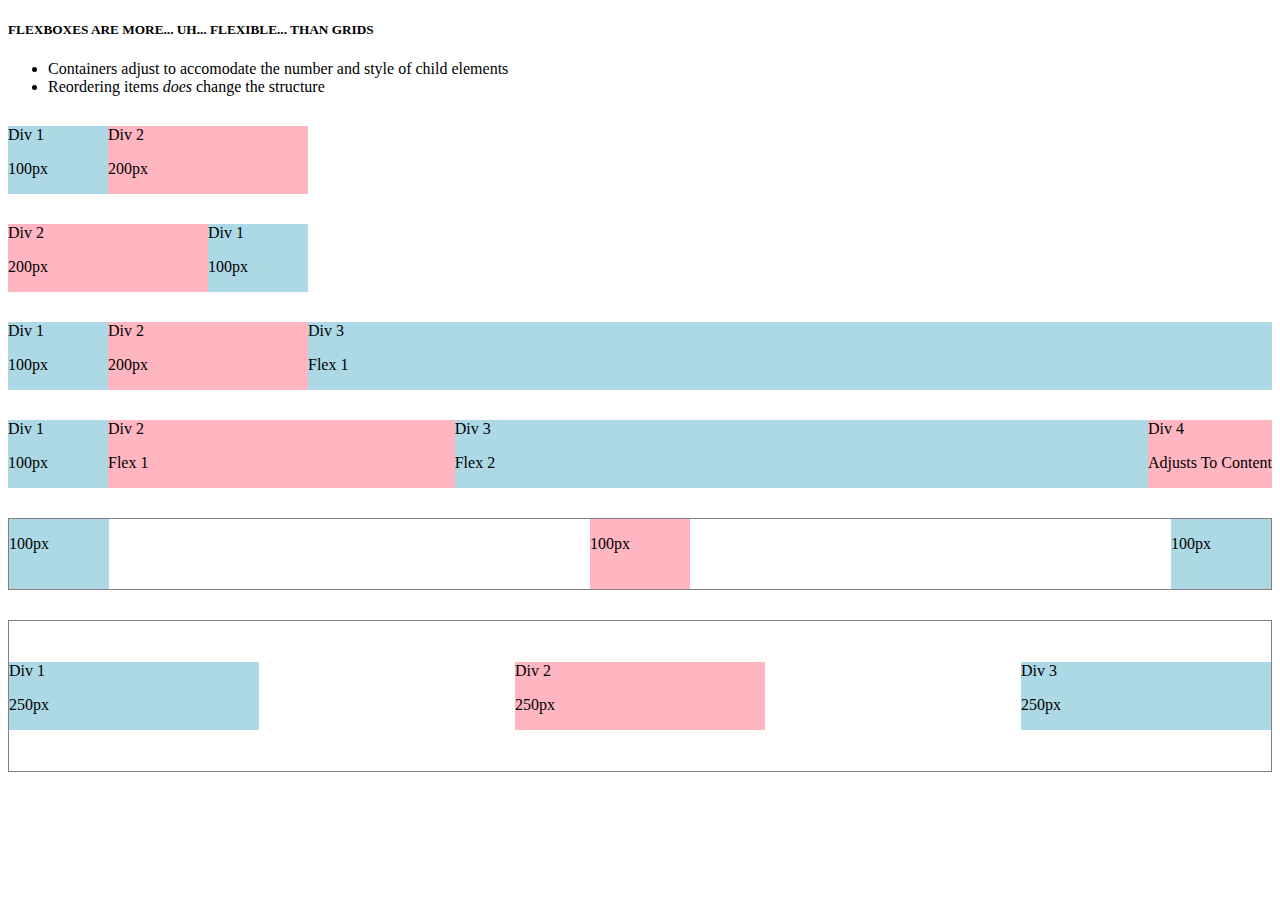
<file: flexbox.html>
<!DOCTYPE html>
<html>
    <head>
        <title>
            Flexbox Practice
        </title>

    </head>
    <body style="padding-bottom: 50px;">
        <P>
            <h5>FLEXBOXES ARE MORE... UH... FLEXIBLE... THAN GRIDS</h5>
              <ul>
                <li>Containers adjust to accomodate the number and style of child elements</li>
                <li>Reordering items <i>does</i> change the structure</li>

              </ul>
        </P>

        <div style=
        "display: flex;
        flex-direction: row;
        margin-top: 30px;">
            <div style="background-color: lightblue; width: 100px;">Div 1<p>100px</p></div>
            <div style="background-color: lightpink; width: 200px;">Div 2<p>200px</p></div>
        </div>

        <div style=
        "display: flex;
        flex-direction: row;
        margin-top: 30px;">
            <div style="background-color: lightpink; width: 200px;">Div 2<p>200px</p></div>
            <div style="background-color: lightblue; width: 100px;">Div 1<p>100px</p></div>            
        </div>

        <div style=
        "display: flex;
        flex-direction: row;
        margin-top: 30px;">
            <div style="background-color: lightblue; width: 100px;">Div 1<p>100px</p></div>
            <div style="background-color: lightpink; width: 200px;">Div 2<p>200px</p></div>
            <div style="background-color: lightblue; flex: 1;">Div 3<p>Flex 1</p></div>
        </div>

        <div style=
        "display: flex;
        flex-direction: row;
        margin-top: 30px;">           
            <div style="background-color: lightblue; width: 100px;">Div 1<p>100px</p></div>
            <div style="background-color: lightpink; flex: 1">Div 2<p>Flex 1</p></div>
            <div style="background-color: lightblue; flex: 2;">Div 3<p>Flex 2</p></div>
            <div style="background-color: lightpink;">Div 4<p>Adjusts To Content</p></div>

            
        </div>

        <div style=
        "display: flex;
        flex-direction: row;
        margin-top: 30px;
        height: 70px;
        justify-content: space-between;
        border-style: solid;
        border-color: grey;
        border-width: 1px;
        ">           
            <div style="background-color: lightblue; width: 100px;"><p>100px</p></div>
            <div style="background-color: lightpink; width: 100px;"><p>100px</p></div>
            <div style="background-color: lightblue; width: 100px;"><p>100px</p></div>
        </div>   

        <div style=
        "display: flex;
        flex-direction: row;
        margin-top: 30px;
        height: 150px;
        justify-content: space-between;
        align-items: center;
        border-style: solid;
        border-color: grey;
        border-width: 1px;">           
            <div style="background-color: lightblue; width: 250px;">Div 1<p>250px</p></div>
            <div style="background-color: lightpink; width: 250px;">Div 2<p>250px</p></div>
            <div style="background-color: lightblue; width: 250px;">Div 3<p>250px</p></div>
        </div>        

    </body>
</html>
</file>
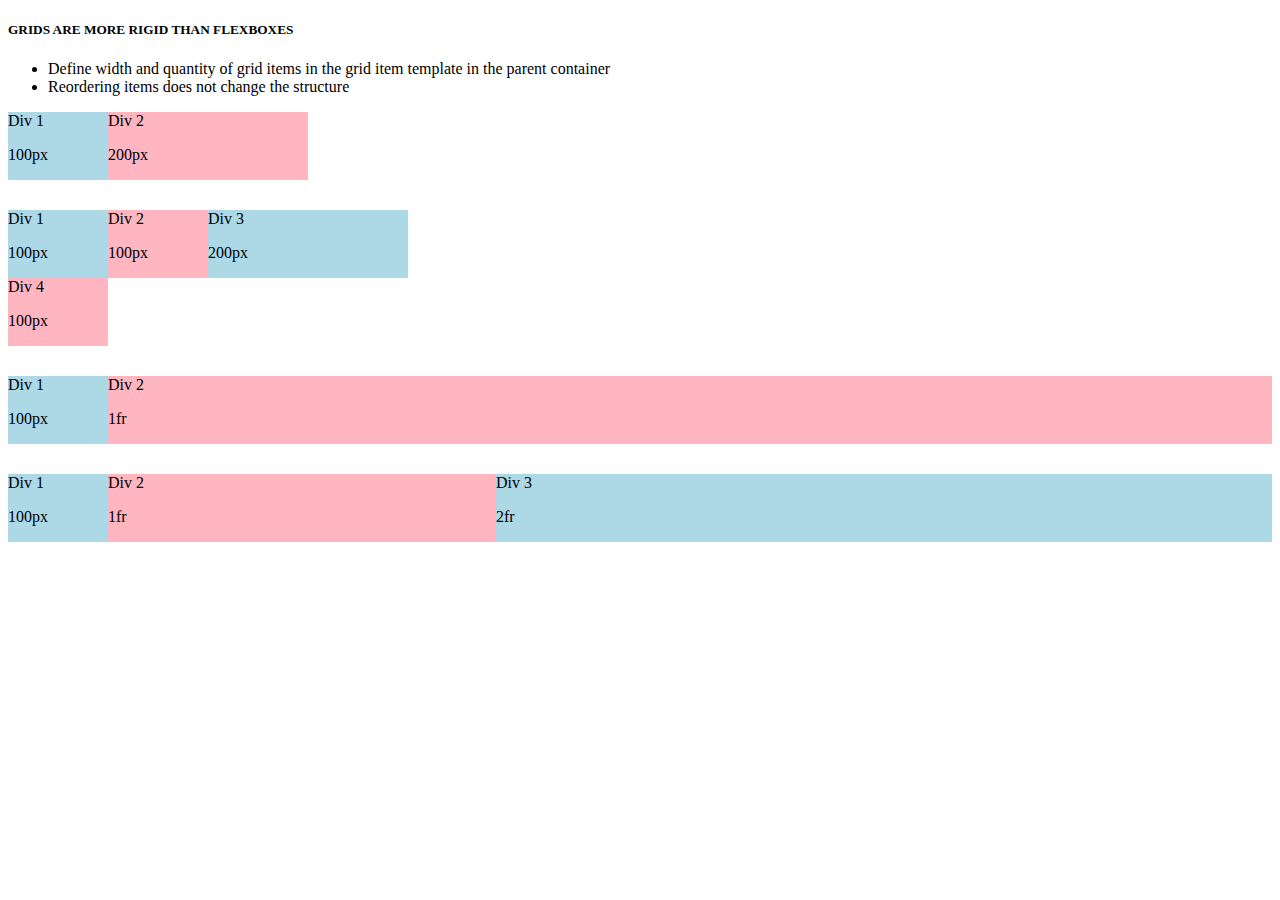
<file: grid.html>
<!DOCTYPE html>
<html>
  <head>
    <title>
      Grid Practice
    </title>
  </head>
  <body>

    <P>
      <h5>GRIDS ARE MORE RIGID THAN FLEXBOXES</h5>
        <ul>
          <li>Define width and quantity of grid items in the grid item template in the parent container</li>
          <li>Reordering items does not change the structure</li>
        </ul>
    </P>
    
    <div style="display: grid; grid-template-columns: 100px 200px; ">
      <div style="background-color: lightblue;">Div 1<p>100px</p></div>
      <div style="background-color: lightpink;">Div 2<p>200px</p></div>      
    </div>
       
    <div style="display: grid; grid-template-columns: 100px 100px 200px; margin-top: 30px;">
      <div style="background-color: lightblue;">Div 1<p>100px</p></div>
      <div style="background-color: lightpink;">Div 2<p>100px</p></div>
      <div style="background-color: lightblue;">Div 3<p>200px</p></div>
      <div style="background-color: lightpink;">Div 4<p>100px</p></div>
    </div>

    <div style="display: grid; grid-template-columns: 100px 1fr; margin-top: 30px;">
      <div style="background-color: lightblue;">Div 1<p>100px</p></div>
      <div style="background-color: lightpink;">Div 2<p>1fr</p></div>
    </div>

    <div style="display: grid; grid-template-columns: 100px 1fr 2fr; margin-top: 30px;">
      <div style="background-color: lightblue;">Div 1<p>100px</p></div>
      <div style="background-color: lightpink;">Div 2<p>1fr</p></div>
      <div style="background-color: lightblue;">Div 3<p>2fr</p></div>
    </div> 

  </body>
</html>
</file>
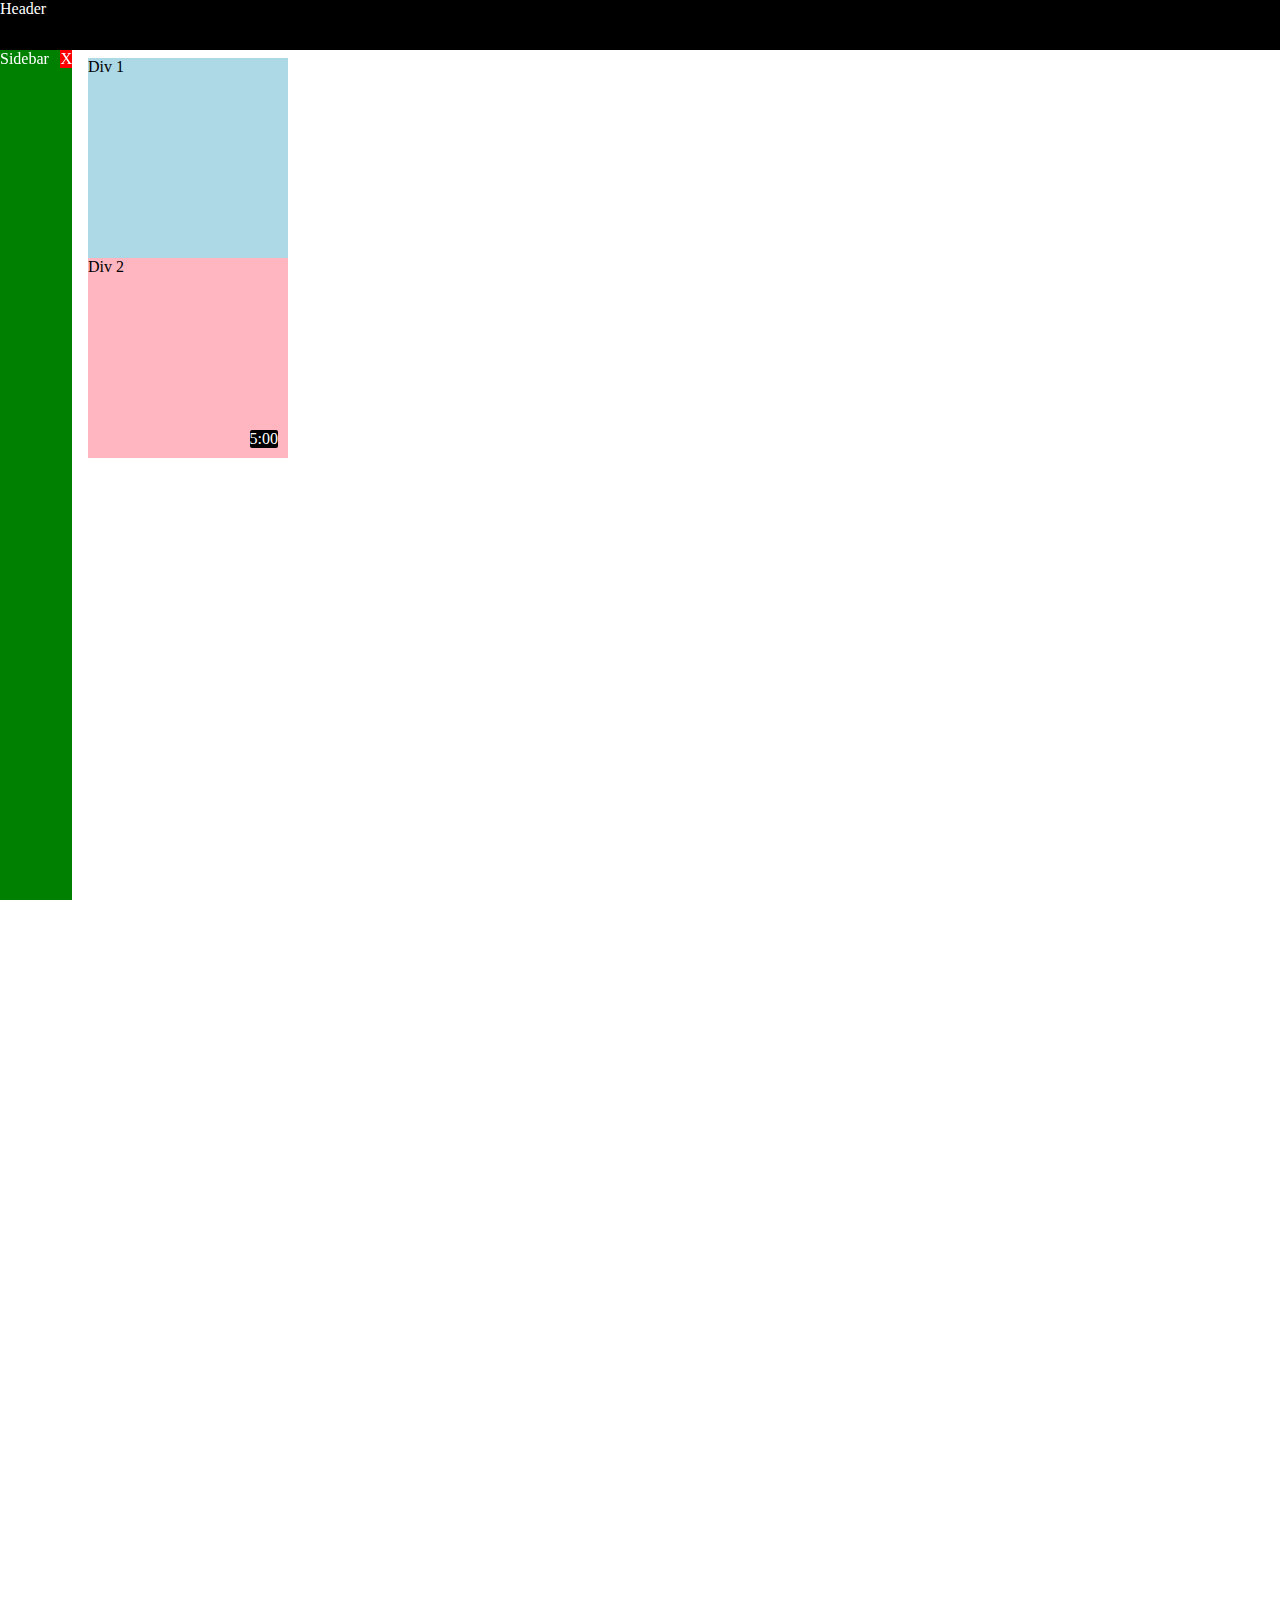
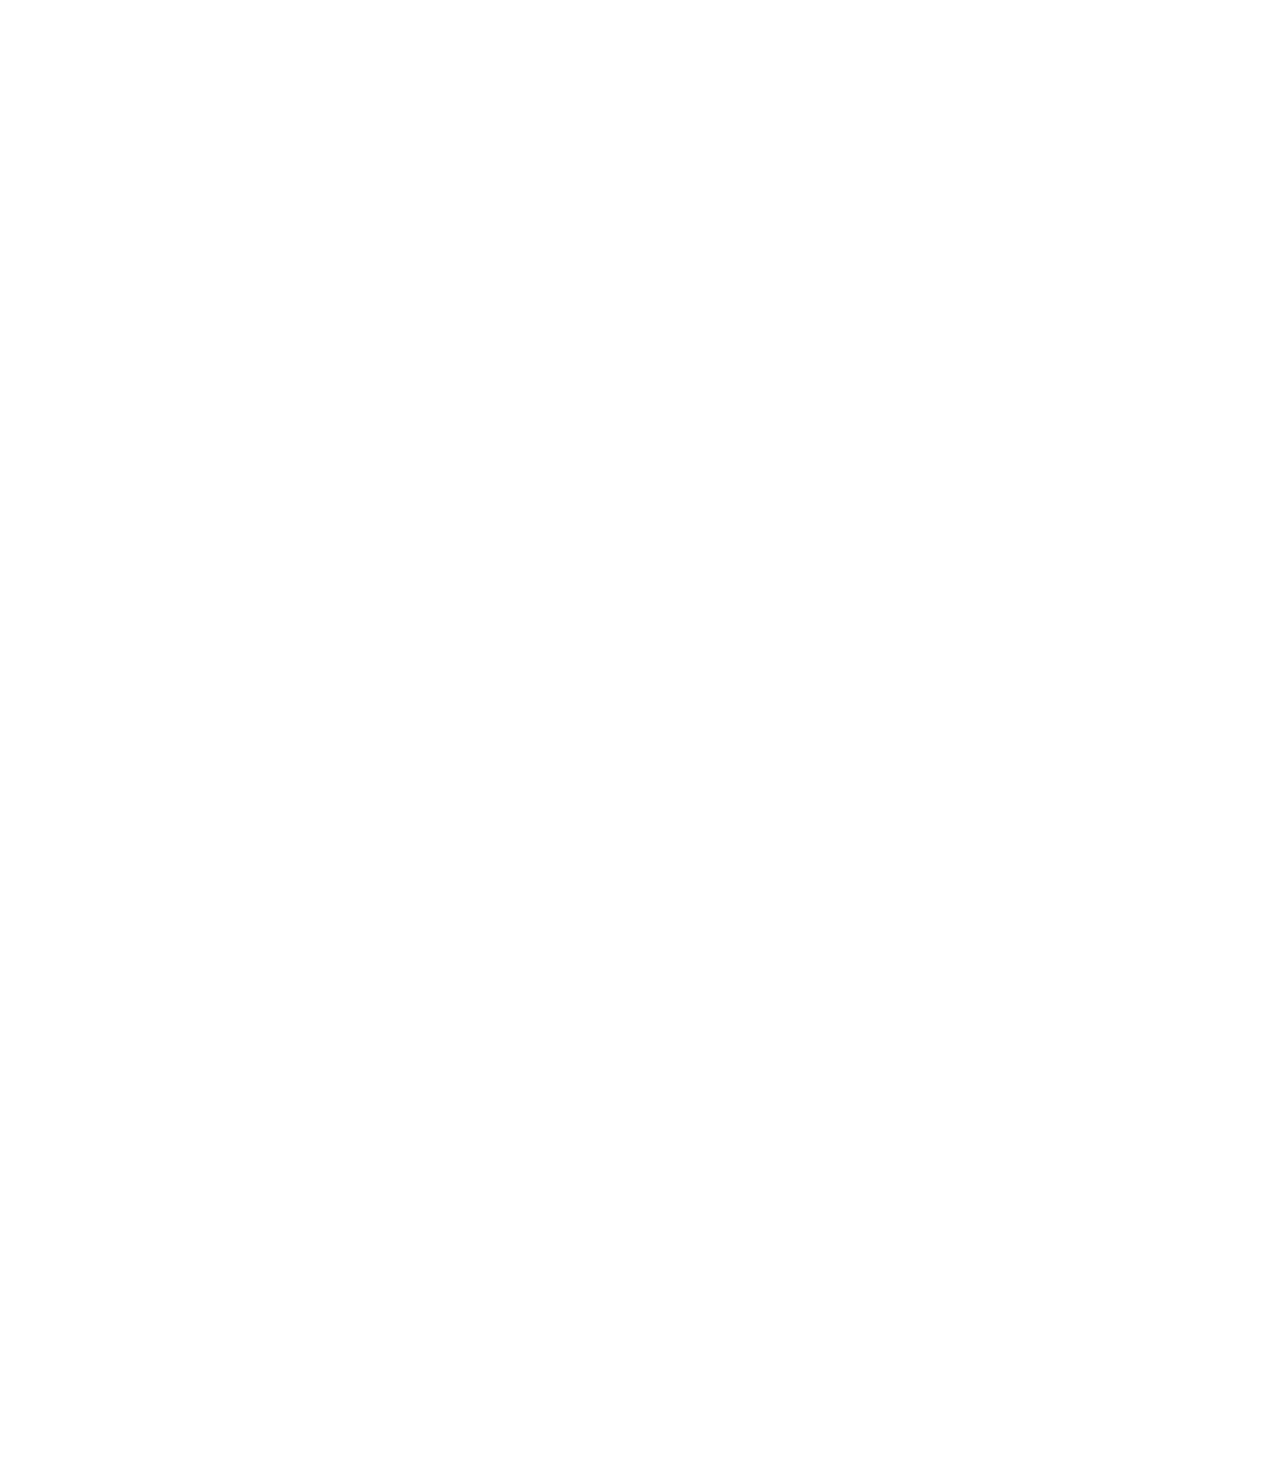
<file: position.html>
<!DOCTYPE html>
<html>
  <head>
    <title>Position Practice</title>
  </head>
  <body style="
  height: 3000px;
  padding-top: 50px;
  padding-left: 80px;
  ">
    <div style="
      background-color: black;
      color:white;
      position: fixed;
      top: 0;
      left: 0;
      right: 0;
      height: 50px;
      z-index: 100;
      ">Header</div>
    
    <div style="
      background-color: green;
      color: white;
      position: fixed;
      top: 50px;
      left:0;
      bottom:0;
      width: 72px
      ">
    Sidebar
      <div style="
        position: absolute;
        background-color: red;
        color: white;
        top: 0px;
        right: 0px;
        ">X
        </div>
  </div>

    <div style="
    position: absolute;
    background-color: red;
    color: white;
    top: 10px;
    right: 10px;
    ">Absolute</div>
    
    <div style="
      background-color: lightblue; 
      height: 200px; 
      width: 200px;
      position: static;
      ">Div 1</div>
    <div style="
    background-color: lightpink; 
    height: 200px; 
    width: 200px;
    position: relative;
    ">Div 2
  <div style="
    position: absolute;
    background-color: black;
    color: white;
    border-radius: 2px;
    bottom:10px;
    right: 10px;
    ">
    5:00</div>  
  </div>
  </body>
</html>
</file>
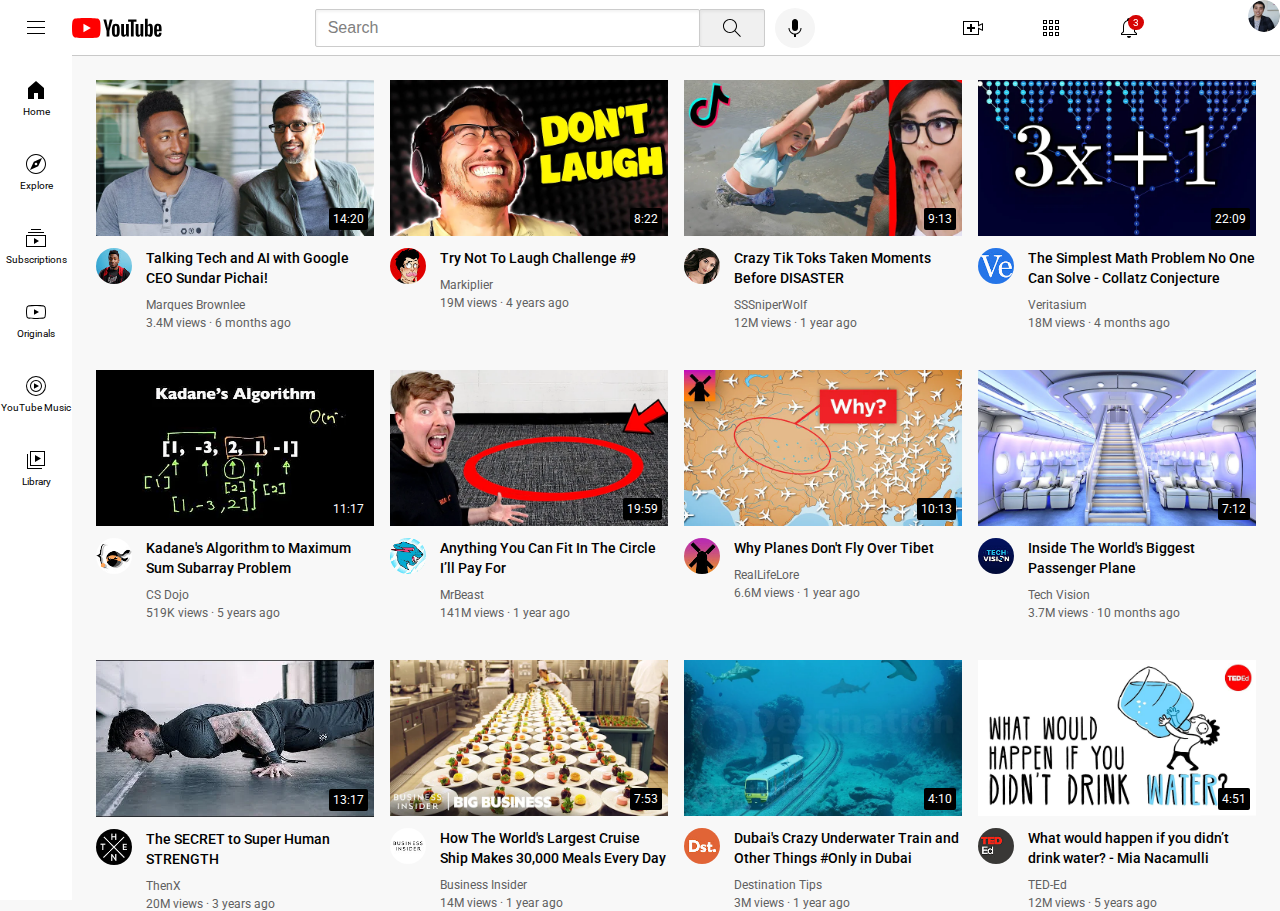
<file: youtube.html>
<!DOCTYPE html>
<html>
  <head>
    <title>
      Youtube
    </title>

          <!-- Stylesheets -->
    <link rel="stylesheet" href="Styles/general.css">
    <link rel="stylesheet" href="Styles/video.css">
    <link rel="stylesheet" href="Styles/header.css">
    <link rel="stylesheet" href="Styles/sidebar.css">


          <!-- Fonts -->
    <link rel="preconnect" href="https://fonts.googleapis.com">
    <link rel="preconnect" href="https://fonts.gstatic.com" crossorigin>
    <link href="https://fonts.googleapis.com/css2?family=Roboto:ital,wght@0,100;0,300;0,400;0,500;0,700;0,900;1,100;1,300;1,400;1,500;1,700;1,900&display=swap" rel="stylesheet">
    <link rel="preconnect" href="https://fonts.googleapis.com">
    <link rel="preconnect" href="https://fonts.gstatic.com" crossorigin>
    <link href="https://fonts.googleapis.com/css2?family=Roboto:ital,wght@0,100;0,300;0,400;0,500;0,700;0,900;1,100;1,300;1,400;1,500;1,700;1,900&display=swap" rel="stylesheet">
          
  </head>

  <body>
  
        <!-- Header and Top Navigation -->    
    <div class="header">

          <!-- Left Section -->
      <div class="left-section">
        <img class="hamburger-menu" src="images/chanelIcons/hamburger-menu.svg">
        <img class="youtube-logo" src="images/chanelIcons/youtube-logo.svg">
      </div>
          <!-- Middle Section -->
      <div class="middle-section">
        <input class="search-bar" type="text" placeholder="Search">
        <button class="search-button">
          <img class="search-icon" src="images/chanelIcons/search.svg">
          <div class="tooltip">Search</div>
        </button>
        <button class="voice-search-button">          
          <img class="voice-search-icon" src="images/chanelIcons/voice-search-icon.svg">
          <div class="tooltip">Search with your voice</div>
        </button>
        
      </div>
          <!-- Right Section -->
      <div class="right-section">
        <div>
          <div class="upload-icon-container">
            <img class="upload-icon" src="images/chanelIcons/upload.svg">
            <div class="tooltip">Create</div>
          </div>
        </div>
        <div class="apps-icon-container">
          <img class="youtube-apps-icon" src="images/chanelIcons/youtube-apps.svg">
          <div class="tooltip">YouTube Apps</div>
        </div>
        <div class="notifications-icon-container">
          <img class="notifications-icon" src="images/chanelIcons/notifications.svg">
          <div class="notifications-count">3</div>
          <div class="tooltip">Notifications</div>
        </div>
        </div>
        <img class="current-user-picture" src="images/chanelPictures/my-channel.jpeg">
      </div>
    </div>

        <!--Sidebar-->
    <div class="sidebar">
      <div class="sidebar-link"><img src="images/chanelIcons/home.svg">
        <div>Home</div>
      </div>      
      <div class="sidebar-link"><img src="images/chanelIcons/explore.svg">
        <div>Explore</div>
      </div>      
      <div class="sidebar-link"><img src="images/chanelIcons/subscriptions.svg">
        <div>Subscriptions</div>
      </div>      
      <div class="sidebar-link"><img src="images/chanelIcons/originals.svg">
        <div>Originals</div>
      </div>      
      <div class="sidebar-link"><img src="images/chanelIcons/youtube-music.svg">
        <div>YouTube Music</div>
      </div>      
      <div class="sidebar-link"><img src="images/chanelIcons/library.svg">
        <div>Library</div>
      </div>      
    </div>

       <!-- Video Box Layout -->
    <div class="video-grid">
      <div class="video-preview">
        <div class="thumbnail-row">
          <img class="thumbnail" src="images/chanelThumbnails/thumbnail-1.webp">
          <div class="video-time">14:20</div>
        </div>
        <div class="video-info-grid">
          <div class="channel-picture">
            <img class="profile-picture" src="images/chanelPictures/channel-1.jpeg">
          </div>
          <div class="video-info">
            <p class="video-title">
              Talking Tech and AI with Google CEO Sundar Pichai!
            </p>
            <p class="video-author">
              Marques Brownlee
            </p>
            <p class="video-stats">
              3.4M views &middot; 6 months ago
            </p>
          </div>           
        </div>       
      </div>

      <div class="video-preview">
        <div class="thumbnail-row">
          <img class="thumbnail" src="images/chanelThumbnails/thumbnail-2.webp">
          <div class="video-time">8:22</div>
        </div>
        <div class="video-info-grid">
          <div class="channel-picture">
            <img class="profile-picture" src="images/chanelPictures/channel-2.jpeg">
          </div>
          <div class="video-info">
            <p class="video-title">
              Try Not To Laugh Challenge #9
            </p>
            <p class="video-author">
              Markiplier
            </p>
            <p class="video-stats">
              19M views &middot; 4 years ago
            </p>
          </div>           
        </div>       
      </div>

      <div class="video-preview">
        <div class="thumbnail-row">
          <img class="thumbnail" src="images/chanelThumbnails/thumbnail-3.webp">
          <div class="video-time">9:13</div>
        </div>
        <div class="video-info-grid">
          <div class="channel-picture">
            <img class="profile-picture" src="images/chanelPictures/channel-3.jpeg">
          </div>
          <div class="video-info">
            <p class="video-title">
              Crazy Tik Toks Taken Moments Before DISASTER
            </p>
            <p class="video-author">
              SSSniperWolf
            </p>
            <p class="video-stats">
              12M views &middot; 1 year ago
            </p>
          </div>           
        </div>       
      </div>

      <div class="video-preview">
        <div class="thumbnail-row">
          <img class="thumbnail" src="images/chanelThumbnails/thumbnail-4.webp">
          <div class="video-time">22:09</div>
        </div>
        <div class="video-info-grid">
          <div class="channel-picture">
            <img class="profile-picture" src="images/chanelPictures/channel-4.jpeg">
          </div>
          <div class="video-info">
            <p class="video-title">
              The Simplest Math Problem No One Can Solve - Collatz Conjecture
            </p>
            <p class="video-author">
              Veritasium
            </p>
            <p class="video-stats">
              18M views &middot; 4 months ago
            </p>
          </div>           
        </div>       
      </div>

      <div class="video-preview">
        <div class="thumbnail-row">
          <img class="thumbnail" src="images/chanelThumbnails/thumbnail-5.webp">
          <div class="video-time">11:17</div>
        </div>
        <div class="video-info-grid">
          <div class="channel-picture">
            <img class="profile-picture" src="images/chanelPictures/channel-5.jpeg">
          </div>
          <div class="video-info">
            <p class="video-title">
              Kadane's Algorithm to Maximum Sum Subarray Problem
            </p>
            <p class="video-author">
              CS Dojo
            </p>
            <p class="video-stats">
              519K views &middot; 5 years ago
            </p>
          </div>           
        </div>       
      </div>

      <div class="video-preview">
        <div class="thumbnail-row">
          <img class="thumbnail" src="images/chanelThumbnails/thumbnail-6.webp">
         <div class="video-time">19:59</div>
        </div>
        <div class="video-info-grid">
          <div class="channel-picture">
            <img class="profile-picture" src="images/chanelPictures/channel-6.jpeg">
          </div>
          <div class="video-info">
            <p class="video-title">
              Anything You Can Fit In The Circle I’ll Pay For
            </p>
            <p class="video-author">
              MrBeast
            </p>
            <p class="video-stats">
              141M views &middot; 1 year ago
            </p>
          </div>           
        </div>       
      </div>

      <div class="video-preview">
        <div class="thumbnail-row">
          <img class="thumbnail" src="images/chanelThumbnails/thumbnail-7.webp">
          <div class="video-time">10:13</div>
        </div>
        <div class="video-info-grid">
          <div class="channel-picture">
            <img class="profile-picture" src="images/chanelPictures/channel-7.jpeg">
          </div>
          <div class="video-info">
            <p class="video-title">
              Why Planes Don't Fly Over Tibet
            </p>
            <p class="video-author">
              RealLifeLore
            </p>
            <p class="video-stats">
              6.6M views &middot; 1 year ago
            </p>
          </div>           
        </div>       
      </div>

      <div class="video-preview">
        <div class="thumbnail-row">
          <img class="thumbnail" src="images/chanelThumbnails/thumbnail-8.webp">
          <div class="video-time">7:12</div>
        </div>
        <div class="video-info-grid">
          <div class="channel-picture">
            <img class="profile-picture" src="images/chanelPictures/channel-8.jpeg">
          </div>
          <div class="video-info">
            <p class="video-title">
              Inside The World's Biggest Passenger Plane
            </p>
            <p class="video-author">
              Tech Vision
            </p>
            <p class="video-stats">
              3.7M views &middot; 10 months ago
            </p>
          </div>           
        </div>       
      </div>

      <div class="video-preview">
        <div class="thumbnail-row">
          <img class="thumbnail" src="images/chanelThumbnails/thumbnail-9.webp">
          <div class="video-time">13:17</div>
        </div>
        <div class="video-info-grid">
          <div class="channel-picture">
            <img class="profile-picture" src="images/chanelPictures/channel-9.jpeg">
          </div>
          <div class="video-info">
            <p class="video-title">
              The SECRET to Super Human STRENGTH
            </p>
            <p class="video-author">
              ThenX
            </p>
            <p class="video-stats">
              20M views &middot; 3 years ago
            </p>
          </div>           
        </div>       
      </div>

      <div class="video-preview">
        <div class="thumbnail-row">
          <img class="thumbnail" src="images/chanelThumbnails/thumbnail-10.webp">
          <div class="video-time">7:53</div>
        </div>
        <div class="video-info-grid">
          <div class="channel-picture">
            <img class="profile-picture" src="images/chanelPictures/channel-10.jpeg">
          </div>
          <div class="video-info">
            <p class="video-title">
              How The World's Largest Cruise Ship Makes 30,000 Meals Every Day
            </p>
            <p class="video-author">
              Business Insider
            </p>
            <p class="video-stats">
              14M views &middot; 1 year ago
            </p>
          </div>           
        </div>       
      </div>

      <div class="video-preview">
        <div class="thumbnail-row">
          <img class="thumbnail" src="images/chanelThumbnails/thumbnail-11.webp">
          <div class="video-time">4:10</div>
        </div>
        <div class="video-info-grid">
          <div class="channel-picture">
            <img class="profile-picture" src="images/chanelPictures/channel-11.jpeg">
          </div>
          <div class="video-info">
            <p class="video-title">
              Dubai's Crazy Underwater Train and Other Things #Only in Dubai
            </p>
            <p class="video-author">
              Destination Tips
            </p>
            <p class="video-stats">
              3M views &middot; 1 year ago
            </p>
          </div>           
        </div>       
      </div>

      <div class="video-preview">
        <div class="thumbnail-row">
          <img class="thumbnail" src="images/chanelThumbnails/thumbnail-12.webp">
          <div class="video-time">4:51</div>
        </div>
        <div class="video-info-grid">
          <div class="channel-picture">
            <img class="profile-picture" src="images/chanelPictures/channel-12.jpeg">
          </div>
          <div class="video-info">
            <p class="video-title">
              What would happen if you didn’t drink water? - Mia Nacamulli
            </p>
            <p class="video-author">
              TED-Ed
            </p>
            <p class="video-stats">
              12M views &middot; 5 years ago
            </p>
          </div>           
        </div>       
      </div>
</file>
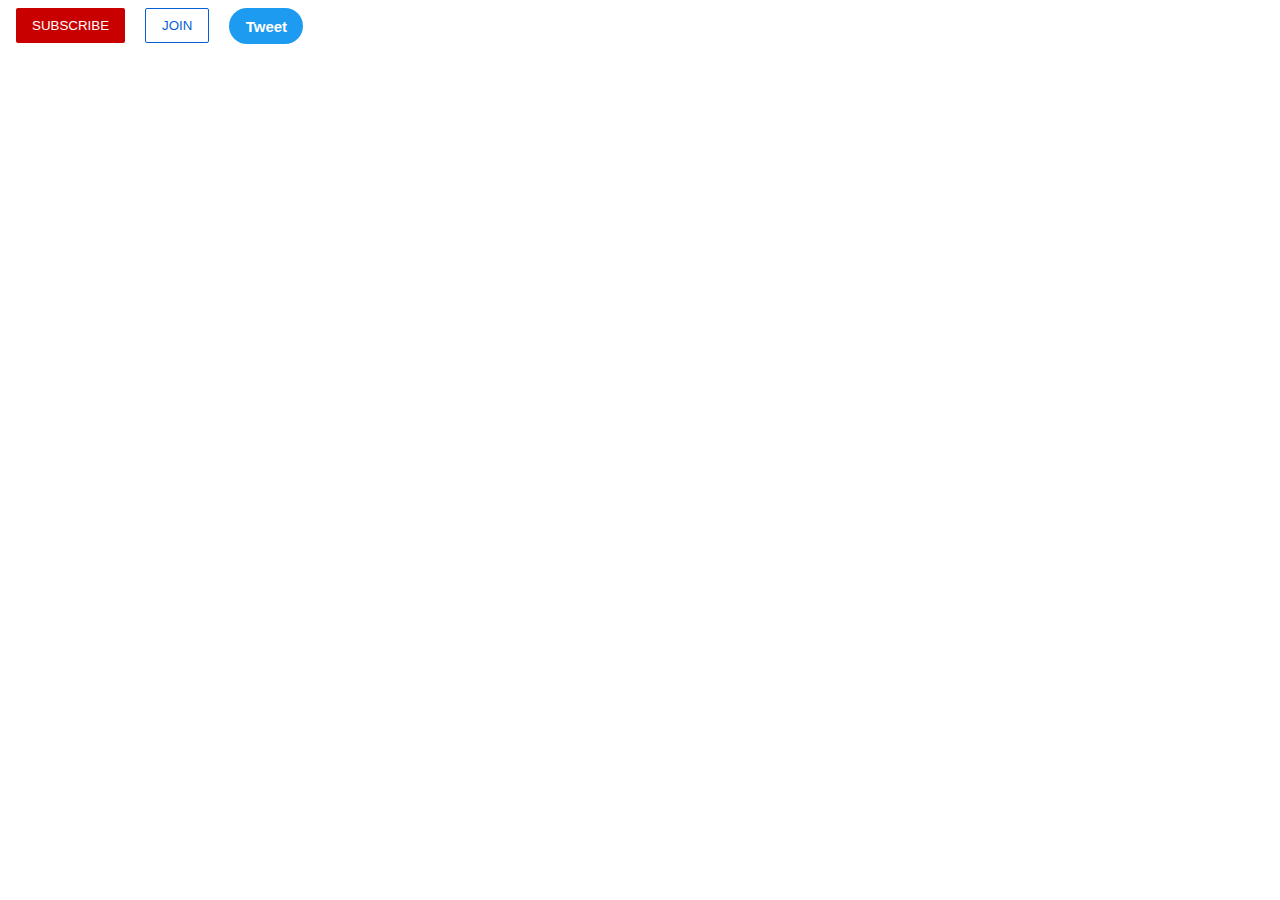
<file: intro-to-html/buttons.html>
<!DOCTYPE html>
<html>
    <head>
        <title>
            Buttons Practice
        </title>
        <link rel="stylesheet" href="Styles/buttons.css">
    </head>

    <body>
        <button class="subscribe-button">
            SUBSCRIBE
        </button>
        
        <button class="join-button">
            JOIN
        </button>
        
        <button class="tweet-button">
            Tweet
        </button>
    </body>
</html>
</file>
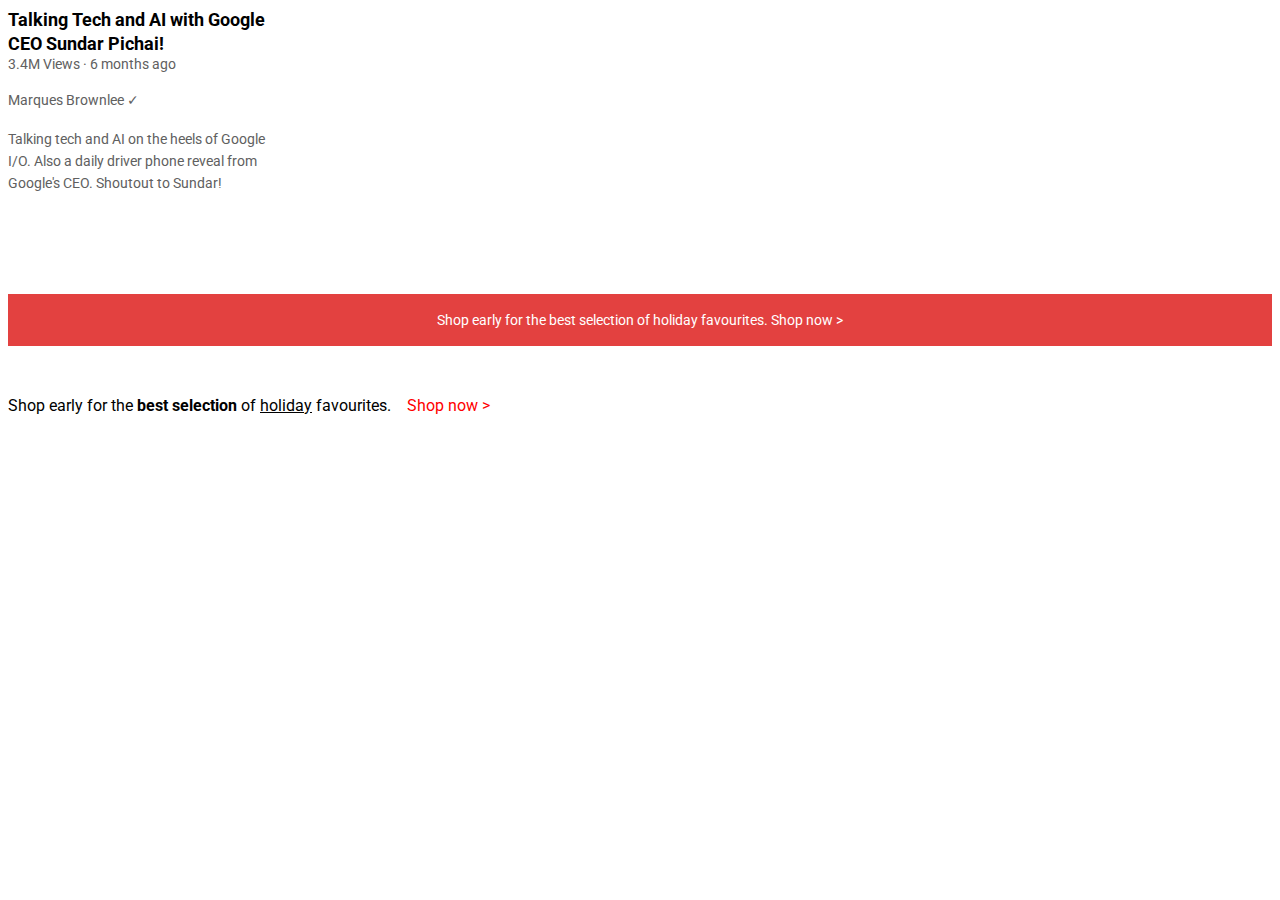
<file: intro-to-html/text.html>
<!DOCTYPE html>
<html>
    <head>
        <title>
            Text Practice
        </title>

        <link rel="preconnect" href="https://fonts.googleapis.com">
        <link rel="preconnect" href="https://fonts.gstatic.com" crossorigin>
        <link href="https://fonts.googleapis.com/css2?family=Roboto:ital,wght@0,100;0,300;0,400;0,500;0,700;0,900;1,100;1,300;1,400;1,500;1,700;1,900&display=swap" rel="stylesheet">
        <link rel="preconnect" href="https://fonts.googleapis.com">
        <link rel="preconnect" href="https://fonts.gstatic.com" crossorigin>
        <link href="https://fonts.googleapis.com/css2?family=Roboto:ital,wght@0,100;0,300;0,400;0,500;0,700;0,900;1,100;1,300;1,400;1,500;1,700;1,900&display=swap" rel="stylesheet">


        <link rel="stylesheet" href="Styles/text.css">   
    </head>
    <body>
        <p class="video-title">
            Talking Tech and AI with Google CEO Sundar Pichai!
        </p>
        
        <p class="video-stats">
            3.4M Views &#183; 6 months ago
        </p>
        
        <p class="video-author">
            Marques Brownlee &check; 
        </p>
        
        <p class="video-description">
            Talking tech and AI on the heels of Google I/O. Also a daily driver phone reveal from Google's CEO. Shoutout to Sundar!
        </p>
        
        <p class="apple-text">
            Shop early for the best selection of holiday favourites. <span class="shop-link">Shop now &#62;</span>
        </p>
        
        <p>
            Shop early for the <strong>best selection</strong> of <u>holiday</u> favourites. <span class="span-example">Shop now &#62;</span>
        </p>
    </body>
</html>
</file>
<file: Styles/general.css>
p {
    font-family: Roboto, Arial;
    margin: 0px;
  }

body {
  margin: 0;
  padding-top: 80px;
  padding-left:96px;
  padding-right: 24px;
  background-color: rgb(248, 248, 248);

}
</file>
<file: Styles/video.css>
.video-author,
.video-stats{
  font-size: 12px;
  color: rgb(96, 96, 96); 
}

.video-author{
  margin-bottom: 4px;
}

.video-title {
  margin-top: 0;
  font-size: 14px;
  font-weight: 500;
  line-height: 20px;
  margin-bottom: 10px;
}

.video-grid{
  display: grid;
  grid-template-columns: 1fr 1fr 1fr;
  column-gap: 16px;
  row-gap: 40px;
}

@media (max-width: 750px) {
  .video-grid {
    grid-template-columns: 1fr 1fr;
  }
}

@media (min-width: 751px) and (max-width: 999px) {
  .video-grid {
    grid-template-columns: 1fr 1fr 1fr;
  }
}

@media (min-width: 1000px) {
  .video-grid {
    grid-template-columns: 1fr 1fr 1fr 1fr;
  }
}

.video-info-grid{
  display: grid;
  grid-template-columns: 50px 1fr;
}

.profile-picture {
  width: 36px;
  border-radius: 35px;
}

.thumbnail {
  width: 100%;
}

.thumbnail-row {
  margin-bottom:8px;
  position: relative;
}

.video-time {
  background-color: black;
  color: white;
  font-family: Roboto, Arial;
  font-size: 12px;
  font-weight: 500px;
  position: absolute;
  bottom: 10px;
  right: 6px;
  padding: 4px;
  border-radius: 2px;
}
</file>
<file: Styles/header.css>
.header{
  height: 55px;
  display: flex;
  flex-direction: row;
  justify-content: space-between;
  position: fixed;
  top: 0;
  left: 0;
  right:0;
  z-index: 100;
  background-color: white;
  border-bottom-width: 1px;
  border-bottom-style: solid;
  border-bottom-color: rgb(201, 201, 201)
}


.left-section{
  display: flex;
  align-items: center;
}

.hamburger-menu{
  height: 24px;
  margin: 0px 24px;
}

.youtube-logo {
  height: 20px;
}

.middle-section{
  flex: 1;
  margin-left: 70px;
  margin-right: 35px;
  max-width: 500px;
  display: flex;
  flex-direction: row;
  align-items: center;

}

.search-bar{
  flex: 1;
  height: 34px;
  width: 0px;
  font-size: 16px;
  border-width: 1px;
  border-style: solid;
  border-color: rgb(204, 204, 204);
  border-radius: 2px;
  box-shadow: inset 1px 2px 3px rgba(0, 0, 0, 0.05);
}

.search-bar::placeholder{
  font-size: Roboto, arial;
  font-size: 16px;
  color:grey;
  padding-left:10px;

}

.search-button{
  height: 38px;
  width: 66px;
  background-color: rgb(240, 240, 240);
  border-width: 1px;
  border-style: solid;
  border-color:rgb(204, 204, 204);
  border-width: 1px;
  border-style: solid;
  border-color: rgb(204, 204, 204);
  border-radius: 2px;
  box-shadow: inset 1px 2px 3px rgba(0, 0, 0, 0.05);
  margin-left: -1px;
  margin-right: 10px;
}

.search-button,
.voice-search-button,
.upload-icon-container,
.apps-icon-container,
.notifications-icon-container {
  position: relative;
  display: flex;
  justify-content: center;
  align-items: center;
}

.search-button .tooltip,
.voice-search-button .tooltip,
.upload-icon-container .tooltip,
.apps-icon-container .tooltip,
.notifications-icon-container .tooltip {
  font-family: Roboto, Arial;
  position: absolute;
  background-color: grey;
  color: white;
  padding: 4px 8px 4px 8px;
  border-radius: 2px;
  font-size: 12px;
  bottom: -30px;
  opacity: 0;
  transition: opacity 0.15s;
  pointer-events: none;
  white-space: nowrap;

}

.search-button:hover .tooltip,
.voice-search-button:hover .tooltip,
.upload-icon-container:hover .tooltip,
.apps-icon-container:hover .tooltip,
.notifications-icon-container:hover .tooltip {
  opacity: 1;
}


.search-icon{
  height: 24px;
}

.voice-search-button {
  height: 40px;
  width: 40px;
  border: none;
  border-radius: 20px;
  background-color: rgb(245, 245, 245);

}

.voice-search-icon {
  height: 24px;
}

.right-section{
  width: 180px;
  margin-right: 24px;
  margin-left: 29px;
  display: flex;
  align-items: center;
  justify-content: space-between;
  flex-shrink: 0;
}

.upload-icon {
height: 24px;
}

.youtube-apps-icon {
  height: 24px;
}

.notifications-icon {
  height: 24px;
}

.notifications-icon-container {
position: relative;
}

.notifications-count {
position: absolute;
top: -1px;
right: -3px;
background-color: rgb(214, 4, 4);
color: white;
font-family: Roboto, Arial;
font-size: 10px;
padding-left: 5px;
padding-right: 5px;
padding-top: 2px;
padding-bottom: 2px;
border-radius: 12px;

}

.current-user-picture {
  height: 32px;
  border-radius: 16px;
}
</file>
<file: Styles/sidebar.css>
.sidebar {
  position: fixed;
  background-color: white;
  left: 0;
  bottom: 0;
  z-index: 200;
  top: 55px;
  width: 72px;
  padding-top: 5px;
  cursor: pointer;
}

.sidebar-link {
height: 74px;
display: flex;
flex-direction: column;
justify-content: center;
align-items: center;
}

.sidebar-link:hover {
  background-color: rgb(239, 239, 239);
}

.sidebar-link img {
  height: 24px;
  margin-bottom: 4px;
}

.sidebar-link div {
  font-family: Roboto, Arial;
  font-size: 10px;


}
</file>
<file: intro-to-html/Styles/buttons.css>
.subscribe-button{
    background-color:rgb(200, 0, 0);
    color: white;
    border: none;
    border-radius:2px;
    cursor: pointer;
    margin-right: 8px;
    margin-left: 8px;
    padding-left: 16px;
    padding-right: 16px;
    padding-top: 10px;
    padding-bottom: 10px;
    transition: opacity 0.15s;                
}

.subscribe-button:hover{
    opacity: 0.8;
}

.subscribe-button:active{
    opacity: 0.5;
}

.join-button{
    background-color: white;
    border-color: rgb(6, 95, 212);
    border-style: solid;
    border-width: 1px;
    color: rgb(6, 95, 212);
    margin-right: 8px;
    margin-left: 8px;
    padding-left: 16px;
    padding-right: 16px;
    padding-top: 9px;
    padding-bottom: 9px;
    border-radius: 2px;
    cursor: pointer;
    transition: background-color 0.15s, color 0.15s;
}

.join-button:hover {
    background-color: rgb(41, 118, 211);
    color: white
}

.join-button:active {
    opacity: 0.7;
}

.tweet-button{
    background-color: rgb(29, 155, 240);
    color: white;
    border: none;
    height: 36px;
    width: 74px;
    border-radius: 18px;
    font-weight: bold;
    font-size: 15px;
    cursor: pointer;
    margin-left: 8px;
    transition: box-shadow 0.15s;
    vertical-align: top;
}

.tweet-button:hover{
    box-shadow: 5px 5px 10px rgba(0, 0, 0, 0.15);
}
</file>
<file: intro-to-html/Styles/text.css>
p {
    font-family: Roboto;
    margin-top: 0px;
    margin-bottom: 0px
}

.video-title {
font-size: 18px;
font-weight: bold;
width: 280px;
text-align: left;
line-height:24px; 

}

.video-stats {
font-size: 14px;
color:rgb(96, 96, 96);
margin-top: 0px;
margin-bottom: 20px

}

.video-author{
font-size: 14px;
color:rgb(96, 96, 96);
margin-bottom: 20px;
}

.video-description{
font-size: 14px;
color:rgb(96, 96, 96);
width: 280px;
line-height: 22px;
margin-bottom: 100px;
}

.apple-text{
margin-bottom: 50px;
font-size: 14px;
background-color: rgb(227, 65, 64);
color: white;
text-align: center;
padding-top: 18px;
padding-bottom: 18px;
}

.span-example{
color: red;
margin-left: 12px;

}

.span-example:hover{
text-decoration: underline;
}

.shop-link{
cursor:pointer;
}

.shop-link:hover{
text-decoration: underline;
}
</file>
